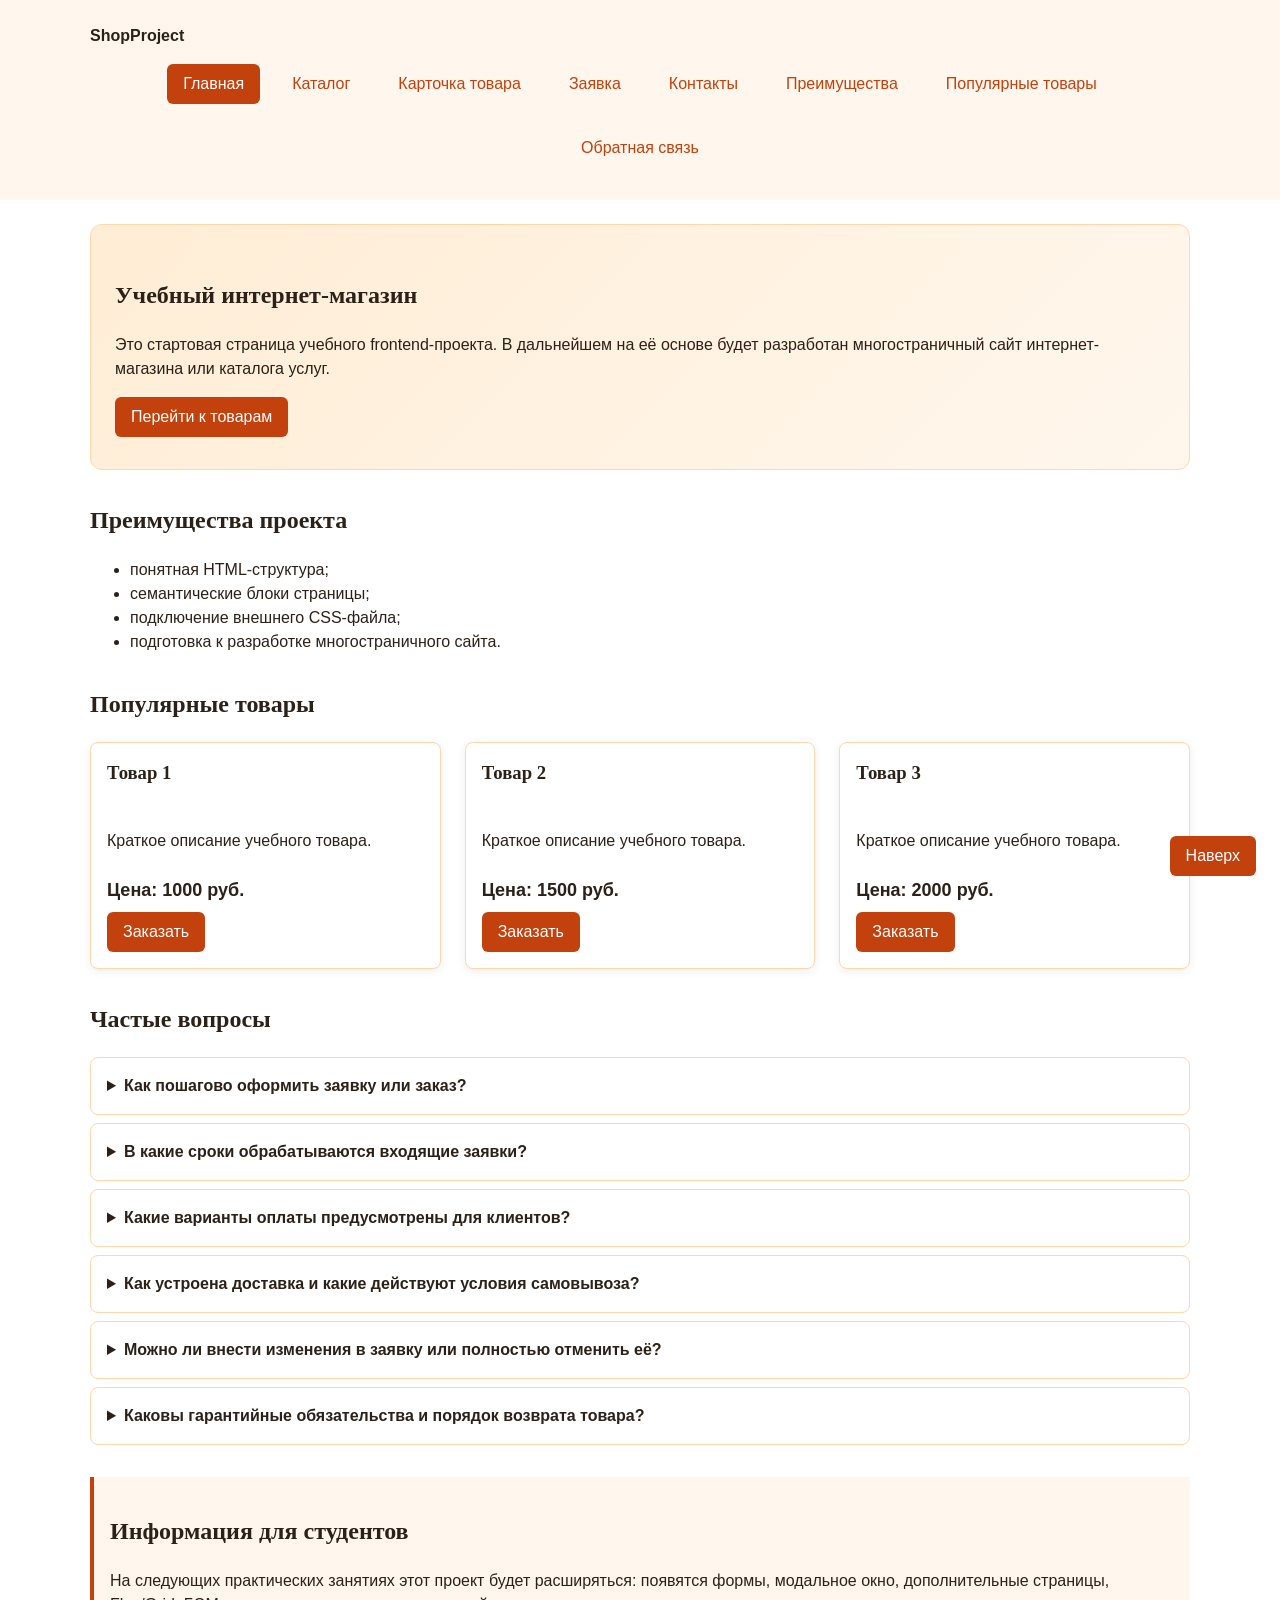
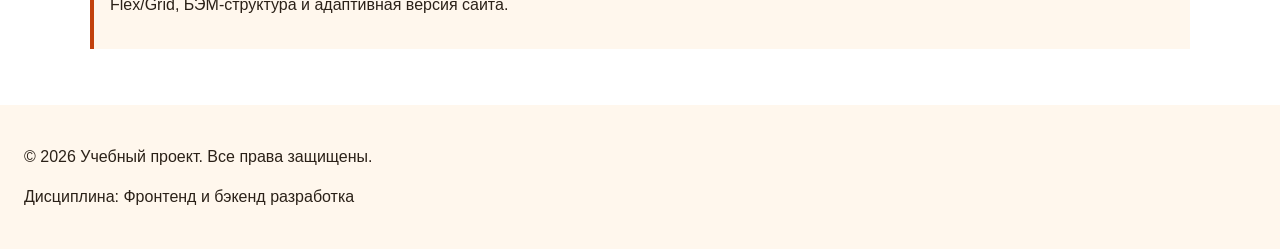
<file: index.html>
<!DOCTYPE html>
<html lang="ru">
<head>
  <meta charset="UTF-8">
  <meta name="viewport" content="width=device-width, initial-scale=1.0">
  <title>Учебный интернет-магазин</title>
  <meta name="description" content="Учебный frontend-проект интернет-магазина.">
  <meta property="og:type" content="website">
  <meta property="og:title" content="Учебный интернет-магазин">
  <meta property="og:description" content="Учебный frontend-проект интернет-магазина.">
  <meta property="og:image" content="https://MinonLoL.github.io/kr1-html-css-shop/images/preview.jpg">
  <link rel="stylesheet" href="css/style.css">
  <script src="js/main.js" defer></script>
</head>
<body>
  <header class="site-header">
    <div class="site-header__inner">
      <a class="site-header__logo" href="index.html">ShopProject</a>

      <nav class="site-nav" aria-label="Основная навигация">
        <ul class="site-nav__list">
          <li class="site-nav__item">
            <a class="site-nav__link site-nav__link--active" href="index.html">Главная</a>
          </li>
          <li class="site-nav__item">
            <a class="site-nav__link" href="catalog.html">Каталог</a>
          </li>
          <li class="site-nav__item">
            <a class="site-nav__link" href="product.html">Карточка товара</a>
          </li>
          <li class="site-nav__item">
            <a class="site-nav__link" href="order.html">Заявка</a>
          </li>
          <li class="site-nav__item">
            <a class="site-nav__link" href="contacts.html">Контакты</a>
          </li>
          <li class="site-nav__item">
            <a class="site-nav__link" href="index.html#advantages">Преимущества</a>
          </li>
          <li class="site-nav__item">
            <a class="site-nav__link" href="index.html#popular">Популярные товары</a>
          </li>
          <li class="site-nav__item">
            <a class="site-nav__link" href="index.html#contacts">Обратная связь</a>
          </li>
        </ul>
      </nav>
    </div>
  </header>

  <main>
    <section class="hero">
      <h1>Учебный интернет-магазин</h1>
      <p>
        Это стартовая страница учебного frontend-проекта.
        В дальнейшем на её основе будет разработан многостраничный сайт
        интернет-магазина или каталога услуг.
      </p>
      <a class="button button--primary" href="#popular">Перейти к товарам</a>
    </section>

    <section class="section" id="advantages">
      <h2 class="section__title">Преимущества проекта</h2>
      <ul class="advantages-list">
        <li>понятная HTML-структура;</li>
        <li>семантические блоки страницы;</li>
        <li>подключение внешнего CSS-файла;</li>
        <li>подготовка к разработке многостраничного сайта.</li>
      </ul>
    </section>

    <section class="section" id="popular">
      <h2 class="section__title">Популярные товары</h2>

      <div class="products-grid">
        <article class="product-card">
          <h3 class="product-card__title">Товар 1</h3>
          <p class="product-card__description">Краткое описание учебного товара.</p>
          <p class="product-card__price">Цена: 1000 руб.</p>
          <button class="button button--primary product-card__button" type="button" data-product="Товар 1">
            Заказать
          </button>
        </article>

        <article class="product-card">
          <h3 class="product-card__title">Товар 2</h3>
          <p class="product-card__description">Краткое описание учебного товара.</p>
          <p class="product-card__price">Цена: 1500 руб.</p>
          <button class="button button--primary product-card__button" type="button" data-product="Товар 2">
            Заказать
          </button>
        </article>

        <article class="product-card">
          <h3 class="product-card__title">Товар 3</h3>
          <p class="product-card__description">Краткое описание учебного товара.</p>
          <p class="product-card__price">Цена: 2000 руб.</p>
          <button class="button button--primary product-card__button" type="button" data-product="Товар 3">
            Заказать
          </button>
        </article>
      </div>
    </section>

    <section class="section faq" id="faq">
      <h2 class="section__title">Частые вопросы</h2>

      <details class="faq__item">
        <summary class="faq__question">Как пошагово оформить заявку или заказ?</summary>
        <div class="faq__answer">
          <p>
            Процесс оформления полностью оптимизирован и занимает не более двух минут:
          </p>
          <ol>
            <li>
              <strong>Выбор товара:</strong> перейдите в каталог или выберите позицию из блока «Популярные товары», после чего нажмите кнопку <em>«Заказать»</em>.
            </li>
            <li>
              <strong>Заполнение контактных данных:</strong> во всплывающем модальном окне укажите ваше имя, контактный телефон, актуальный e-mail и тему обращения.
            </li>
            <li>
              <strong>Дополнительные пожелания:</strong> в поле «Комментарий» вы можете заранее указать предпочтительное время звонка, особенности адреса или промокод.
            </li>
            <li>
              <strong>Подтверждение:</strong> после отправки формы системе присваивается уникальный номер заявки, а на ваш email поступит автоматическое уведомление с деталями.
            </li>
          </ol>
        </div>
      </details>

      <details class="faq__item">
        <summary class="faq__question">В какие сроки обрабатываются входящие заявки?</summary>
        <div class="faq__answer">
          <p>
            Наш отдел клиентского сервиса работает ежедневно с 09:00 до 21:00 без перерывов и выходных. Стандартный регламент обработки входящих обращений:
          </p>
          <ul>
            <li><strong>В рабочее время:</strong> менеджер связывается с вами в течение 15–30 минут после фиксации заявки в CRM-системе.</li>
            <li><strong>В вечернее и ночное время:</strong> заявки, отправленные после 21:00, поступают в приоритетную утреннюю очередь и обрабатываются на следующий день с 09:00 до 10:00.</li>
            <li><strong>Срочные заказы:</strong> если вам требуется экстренное согласование, вы можете связаться с нами напрямую по номеру горячей линии, указанному в разделе «Контакты».</li>
          </ul>
        </div>
      </details>

      <details class="faq__item">
        <summary class="faq__question">Какие варианты оплаты предусмотрены для клиентов?</summary>
        <div class="faq__answer">
          <p>
            Мы поддерживаем все современные и безопасные способы расчётов:
          </p>
          <ul>
            <li><strong>Оплата картой онлайн:</strong> банковские карты платёжных систем МИР, Visa и MasterCard через защищённый платёжный шлюз с поддержкой 3D-Secure.</li>
            <li><strong>Система быстрых платежей (СБП):</strong> мгновенная оплата по QR-коду или ссылке прямо из приложения любого удобного банка без комиссии.</li>
            <li><strong>Оплата при получении:</strong> наличными денежными средствами либо через мобильный банковский терминал курьеру или на кассе пункта выдачи после осмотра целостности отправления.</li>
            <li><strong>Безналичный расчёт для юридических лиц:</strong> формирование счёта на оплату и полного комплекта закрывающих бухгалтерских документов (УПД) через ЭДО или оригиналы почтой.</li>
          </ul>
        </div>
      </details>

      <details class="faq__item">
        <summary class="faq__question">Как устроена доставка и какие действуют условия самовывоза?</summary>
        <div class="faq__answer">
          <p>
            Мы сотрудничаем с федеральными логистическими операторами и предлагаем несколько гибких сценариев получения покупки:
          </p>
          <ul>
            <li><strong>Курьерская доставка до двери:</strong> осуществляется в согласованный 3-часовой интервал времени. Курьер предупреждает о прибытии за 30–60 минут. Стандартный срок по городу — 1–2 рабочих дня.</li>
            <li><strong>Сеть пунктов выдачи (ПВЗ) и постаматов:</strong> доставка в ближайший удобный терминал или партнёрский пункт выдачи. Срок бесплатного хранения заказа — до 7 календарных дней.</li>
            <li><strong>Самовывоз со склада:</strong> бесплатное получение заказа в день оформления при наличии товара на основном складе магазина. Потребуется только назвать номер заявки.</li>
          </ul>
        </div>
      </details>

      <details class="faq__item">
        <summary class="faq__question">Можно ли внести изменения в заявку или полностью отменить её?</summary>
        <div class="faq__answer">
          <p>
            Вы вправе внести любые правки или полностью отказаться от заказа на любом этапе вплоть до передачи посылки курьерской службе:
          </p>
          <p>
            Чтобы заменить позицию, поменять количество, указать другой адрес или перенести дату приезда курьера, свяжитесь со службой поддержки по телефону или напишите в ответном письме на электронную почту с темой «Изменение заказа №...». Если заказ уже передан в службу доставки, изменение маршрута может потребовать дополнительного рабочего дня на переадресацию.
          </p>
        </div>
      </details>

      <details class="faq__item">
        <summary class="faq__question">Каковы гарантийные обязательства и порядок возврата товара?</summary>
        <div class="faq__answer">
          <p>
            Мы строго соблюдаем закон «О защите прав потребителей» и предоставляем прозрачные условия постпродажного обслуживания:
          </p>
          <ul>
            <li><strong>Возврат товара надлежащего качества:</strong> возможен в течение 14 календарных дней со дня покупки при условии сохранения товарного вида, пломб, фабричных ярлыков и заводской упаковки.</li>
            <li><strong>Гарантия качества:</strong> на всю продукцию предоставляется официальная сервисная гарантия от производителя сроком от 12 месяцев. В случае обнаружения производственного брака диагностика и гарантийный ремонт производятся бесплатно.</li>
            <li><strong>Возврат денежных средств:</strong> при возврате товара деньги зачисляются тем же способом, которым производилась оплата, в срок от 3 до 10 рабочих дней в зависимости от банка-эмитента.</li>
          </ul>
        </div>
      </details>
    </section>

    <aside class="aside-info">
      <h2>Информация для студентов</h2>
      <p>
        На следующих практических занятиях этот проект будет расширяться:
        появятся формы, модальное окно, дополнительные страницы, Flex/Grid,
        БЭМ-структура и адаптивная версия сайта.
      </p>
    </aside>
  </main>

  <footer class="site-footer" id="contacts">
    <p>&copy; 2026 Учебный проект. Все права защищены.</p>
    <p>Дисциплина: Фронтенд и бэкенд разработка</p>
  </footer>

  <dialog class="order-dialog" id="order-dialog" aria-labelledby="order-dialog-title">
    <h2 id="order-dialog-title">Оформление заявки</h2>

    <form class="order-form" id="order-form" action="#" method="post" novalidate>
      <input id="selected-product" name="selected-product" type="hidden">

      <div class="order-form__field">
        <label class="order-form__label" for="order-name">Имя</label>
        <input class="order-form__input" id="order-name" name="name" type="text"
          placeholder="Введите ваше имя" minlength="2"
          autocomplete="given-name" required>
      </div>

      <div class="order-form__field">
        <label class="order-form__label" for="order-email">E-mail</label>
        <input class="order-form__input" id="order-email" name="email" type="email"
          placeholder="example@mail.ru" autocomplete="email" required>
      </div>

      <div class="order-form__field">
        <label class="order-form__label" for="order-phone">Телефон</label>
        <input class="order-form__input" id="order-phone" name="phone" type="tel" inputmode="tel"
          placeholder="+7 (900) 000-00-00"
          pattern="^\+7 \(\d{3}\) \d{3}-\d{2}-\d{2}$" required>
        <small class="order-form__hint">Формат: +7 (900) 000-00-00</small>
      </div>

      <div class="order-form__field">
        <label class="order-form__label" for="order-date">Дата связи</label>
        <input class="order-form__input" id="order-date" name="date" type="date">
      </div>

      <div class="order-form__field">
        <label class="order-form__label" for="order-topic">Тема заявки</label>
        <select class="order-form__select" id="order-topic" name="topic" required>
          <option value="">Выберите тему</option>
          <option value="product">Заказ товара</option>
          <option value="consultation">Консультация</option>
          <option value="delivery">Доставка</option>
        </select>
      </div>

      <div class="order-form__field">
        <label class="order-form__label" for="order-comment">Комментарий</label>
        <textarea class="order-form__textarea" id="order-comment" name="comment" rows="4"
          placeholder="Укажите дополнительную информацию"></textarea>
      </div>

      <div class="order-form__field order-form__field--checkbox">
        <label>
          <input class="order-form__input order-form__input--checkbox"
            id="order-agreement" name="agreement" type="checkbox" required>
          Я согласен на обработку данных
        </label>
      </div>

      <div class="order-form__actions">
        <button class="button button--secondary" type="button" id="close-order-dialog">Закрыть</button>
        <button class="button button--primary" type="submit">Отправить заявку</button>
      </div>
    </form>
  </dialog>

  <p class="success-message" id="success-message" hidden>
    Форма успешно отправлена!
  </p>

  <a class="to-top" href="#top">Наверх</a>
</body>
</html>
</file>
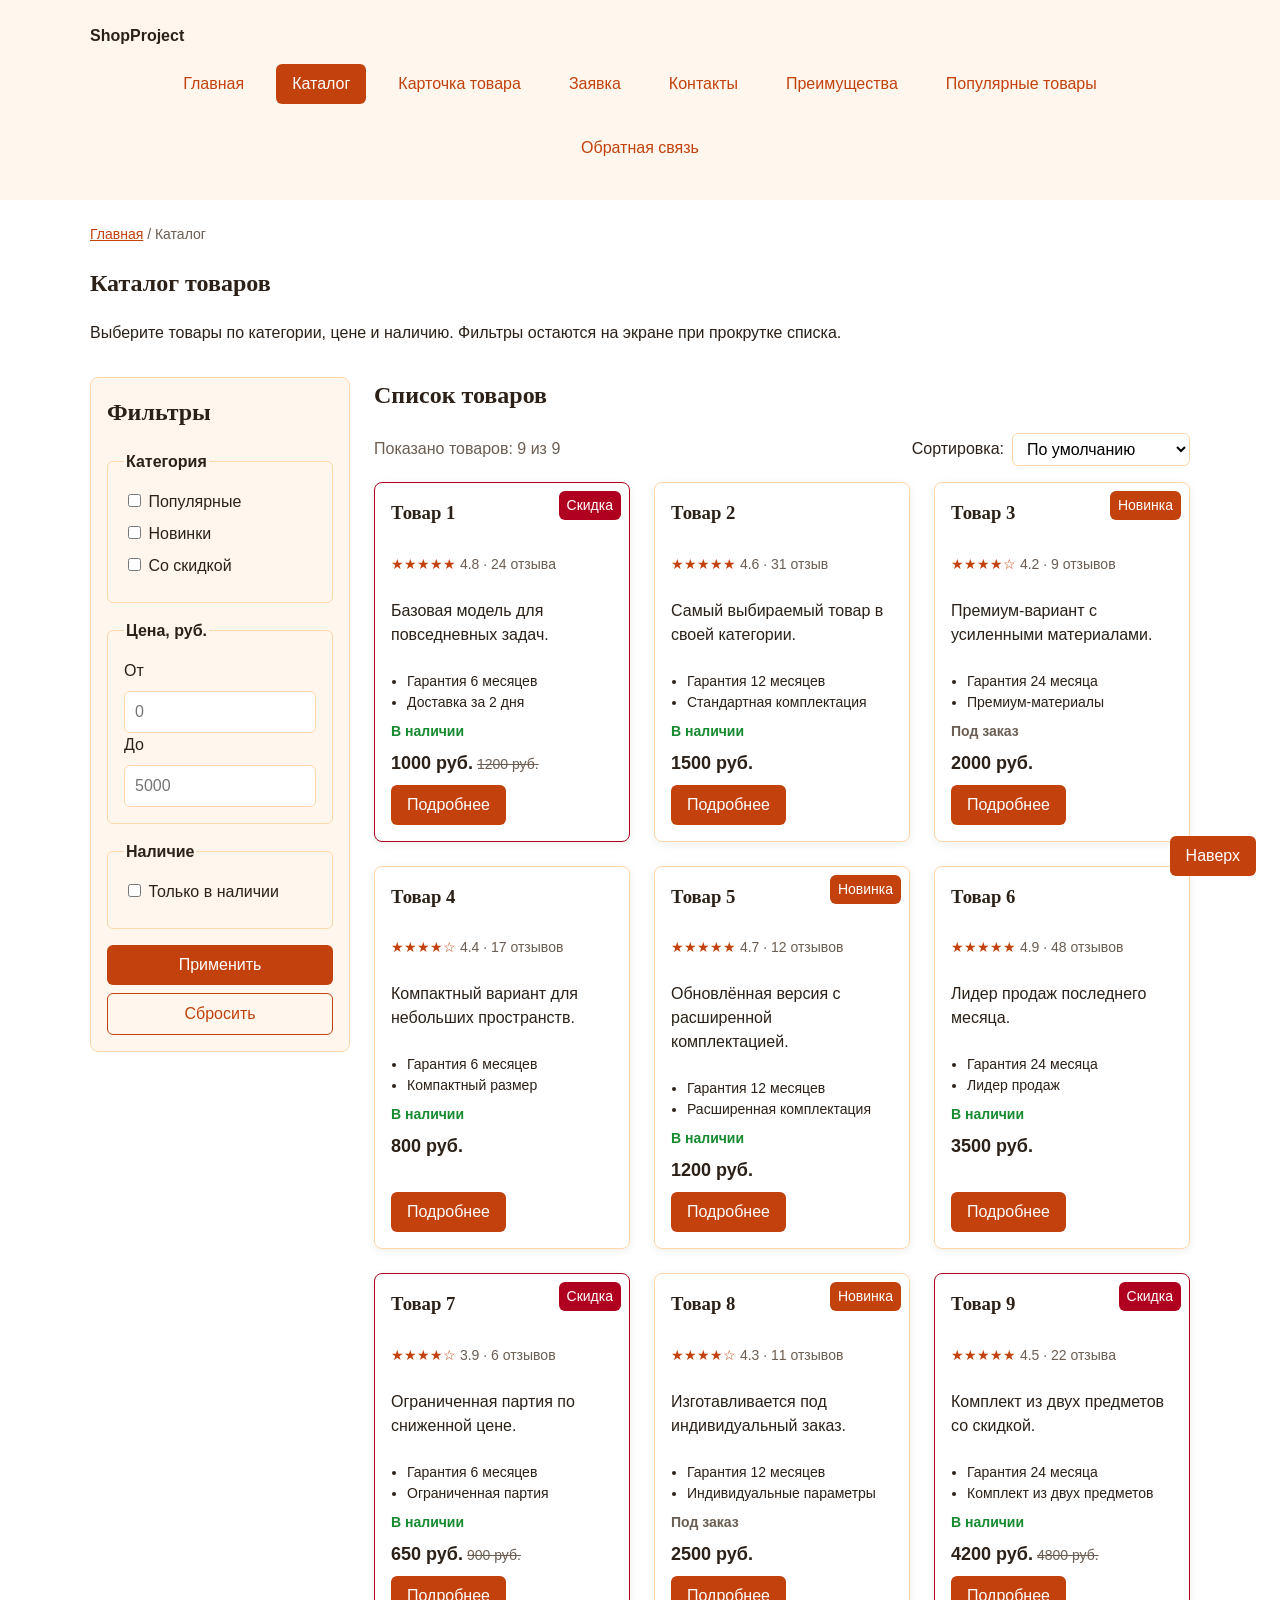
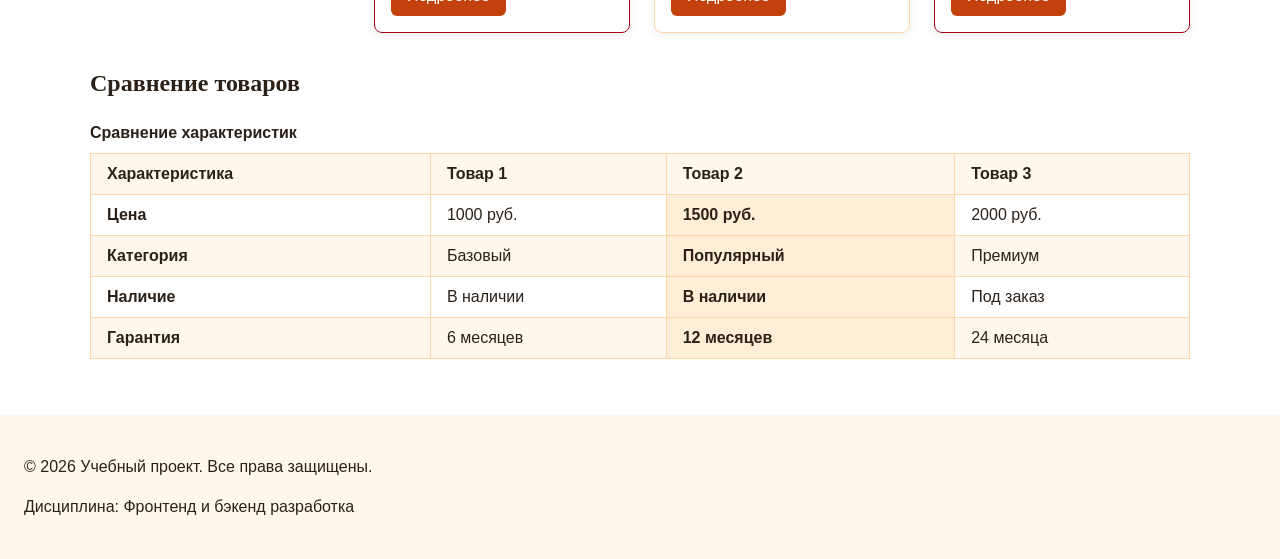
<file: catalog.html>
<!DOCTYPE html>
<html lang="ru">
<head>
  <meta charset="UTF-8">
  <meta name="viewport" content="width=device-width, initial-scale=1.0">
  <meta name="description" content="Каталог товаров учебного интернет-магазина: фильтрация, сортировка и подробные карточки.">
  <title>Каталог товаров — Учебный интернет-магазин</title>
  <link rel="stylesheet" href="css/style.css">
</head>
<body>
  <header class="site-header">
    <div class="site-header__inner">
      <a class="site-header__logo" href="index.html">ShopProject</a>

      <nav class="site-nav" aria-label="Основная навигация">
        <ul class="site-nav__list">
          <li class="site-nav__item">
            <a class="site-nav__link" href="index.html">Главная</a>
          </li>
          <li class="site-nav__item">
            <a class="site-nav__link site-nav__link--active" href="catalog.html">Каталог</a>
          </li>
          <li class="site-nav__item">
            <a class="site-nav__link" href="product.html">Карточка товара</a>
          </li>
          <li class="site-nav__item">
            <a class="site-nav__link" href="order.html">Заявка</a>
          </li>
          <li class="site-nav__item">
            <a class="site-nav__link" href="contacts.html">Контакты</a>
          </li>
          <li class="site-nav__item">
            <a class="site-nav__link" href="index.html#advantages">Преимущества</a>
          </li>
          <li class="site-nav__item">
            <a class="site-nav__link" href="index.html#popular">Популярные товары</a>
          </li>
          <li class="site-nav__item">
            <a class="site-nav__link" href="index.html#contacts">Обратная связь</a>
          </li>
        </ul>
      </nav>
    </div>
  </header>

  <main>
    <nav class="breadcrumbs" aria-label="Хлебные крошки">
      <a class="breadcrumbs__link" href="index.html">Главная</a>
      <span class="breadcrumbs__current">Каталог</span>
    </nav>

    <section class="section">
      <h1>Каталог товаров</h1>
      <p>
        Выберите товары по категории, цене и наличию. Фильтры остаются на экране при прокрутке списка.
      </p>
    </section>

    <section class="catalog-layout">
      <aside class="catalog-filters" aria-labelledby="filters-title">
        <h2 class="catalog-filters__title" id="filters-title">Фильтры</h2>

        <form class="catalog-filters__form" id="catalog-filters-form" action="#" method="get">
          <fieldset class="catalog-filters__group">
            <legend class="catalog-filters__legend">Категория</legend>
            <label class="catalog-filters__label">
              <input class="catalog-filters__input" type="checkbox" name="category" value="popular"> Популярные
            </label>
            <label class="catalog-filters__label">
              <input class="catalog-filters__input" type="checkbox" name="category" value="new"> Новинки
            </label>
            <label class="catalog-filters__label">
              <input class="catalog-filters__input" type="checkbox" name="category" value="discount"> Со скидкой
            </label>
          </fieldset>

          <fieldset class="catalog-filters__group">
            <legend class="catalog-filters__legend">Цена, руб.</legend>
            <label class="catalog-filters__label" for="price-from">От</label>
            <input class="catalog-filters__input" id="price-from" name="price-from"
              type="number" min="0" placeholder="0">
            <label class="catalog-filters__label" for="price-to">До</label>
            <input class="catalog-filters__input" id="price-to" name="price-to"
              type="number" min="0" placeholder="5000">
          </fieldset>

          <fieldset class="catalog-filters__group">
            <legend class="catalog-filters__legend">Наличие</legend>
            <label class="catalog-filters__label">
              <input class="catalog-filters__input" type="checkbox" name="in-stock" value="yes"> Только в наличии
            </label>
          </fieldset>

          <div class="catalog-filters__actions">
            <button class="button button--primary" type="submit">Применить</button>
            <button class="button button--secondary" type="reset" id="reset-filters">Сбросить</button>
          </div>
        </form>
      </aside>

      <section class="catalog-products">
        <h2 class="section__title">Список товаров</h2>

        <div class="catalog-toolbar">
          <p class="catalog-toolbar__count" id="catalog-count" aria-live="polite"></p>
          <div class="catalog-toolbar__sort">
            <label for="catalog-sort">Сортировка:</label>
            <select class="catalog-toolbar__select" id="catalog-sort" name="sort">
              <option value="default">По умолчанию</option>
              <option value="price-asc">Сначала дешевле</option>
              <option value="price-desc">Сначала дороже</option>
              <option value="rating-desc">По рейтингу</option>
            </select>
          </div>
        </div>

        <div class="products-grid" id="catalog-grid">

          <article class="product-card product-card--discount" data-category="discount" data-price="1000" data-rating="4.8" data-stock="in">
            <span class="product-card__badge">Скидка</span>
            <h3 class="product-card__title">Товар 1</h3>
            <p class="product-card__rating"><span role="img" aria-label="Оценка 5 из 5">★★★★★</span> 4.8 · 24 отзыва</p>
            <p class="product-card__description">Базовая модель для повседневных задач.</p>
            <ul class="product-card__features">
              <li>Гарантия 6 месяцев</li>
              <li>Доставка за 2 дня</li>
            </ul>
            <p class="product-card__stock product-card__stock--in">В наличии</p>
            <p class="product-card__price">1000 руб.<s class="product-card__old-price">1200 руб.</s></p>
            <a class="button button--primary product-card__button" href="product.html">Подробнее</a>
          </article>

          <article class="product-card" data-category="popular" data-price="1500" data-rating="4.6" data-stock="in">
            <h3 class="product-card__title">Товар 2</h3>
            <p class="product-card__rating"><span role="img" aria-label="Оценка 5 из 5">★★★★★</span> 4.6 · 31 отзыв</p>
            <p class="product-card__description">Самый выбираемый товар в своей категории.</p>
            <ul class="product-card__features">
              <li>Гарантия 12 месяцев</li>
              <li>Стандартная комплектация</li>
            </ul>
            <p class="product-card__stock product-card__stock--in">В наличии</p>
            <p class="product-card__price">1500 руб.</p>
            <a class="button button--primary product-card__button" href="product.html">Подробнее</a>
          </article>

          <article class="product-card product-card--new" data-category="new" data-price="2000" data-rating="4.2" data-stock="order">
            <span class="product-card__badge product-card__badge--new">Новинка</span>
            <h3 class="product-card__title">Товар 3</h3>
            <p class="product-card__rating"><span role="img" aria-label="Оценка 4 из 5">★★★★☆</span> 4.2 · 9 отзывов</p>
            <p class="product-card__description">Премиум-вариант с усиленными материалами.</p>
            <ul class="product-card__features">
              <li>Гарантия 24 месяца</li>
              <li>Премиум-материалы</li>
            </ul>
            <p class="product-card__stock product-card__stock--order">Под заказ</p>
            <p class="product-card__price">2000 руб.</p>
            <a class="button button--primary product-card__button" href="product.html">Подробнее</a>
          </article>

          <article class="product-card" data-category="popular" data-price="800" data-rating="4.4" data-stock="in">
            <h3 class="product-card__title">Товар 4</h3>
            <p class="product-card__rating"><span role="img" aria-label="Оценка 4 из 5">★★★★☆</span> 4.4 · 17 отзывов</p>
            <p class="product-card__description">Компактный вариант для небольших пространств.</p>
            <ul class="product-card__features">
              <li>Гарантия 6 месяцев</li>
              <li>Компактный размер</li>
            </ul>
            <p class="product-card__stock product-card__stock--in">В наличии</p>
            <p class="product-card__price">800 руб.</p>
            <a class="button button--primary product-card__button" href="product.html">Подробнее</a>
          </article>

          <article class="product-card product-card--new" data-category="new" data-price="1200" data-rating="4.7" data-stock="in">
            <span class="product-card__badge product-card__badge--new">Новинка</span>
            <h3 class="product-card__title">Товар 5</h3>
            <p class="product-card__rating"><span role="img" aria-label="Оценка 5 из 5">★★★★★</span> 4.7 · 12 отзывов</p>
            <p class="product-card__description">Обновлённая версия с расширенной комплектацией.</p>
            <ul class="product-card__features">
              <li>Гарантия 12 месяцев</li>
              <li>Расширенная комплектация</li>
            </ul>
            <p class="product-card__stock product-card__stock--in">В наличии</p>
            <p class="product-card__price">1200 руб.</p>
            <a class="button button--primary product-card__button" href="product.html">Подробнее</a>
          </article>

          <article class="product-card" data-category="popular new" data-price="3500" data-rating="4.9" data-stock="in">
            <h3 class="product-card__title">Товар 6</h3>
            <p class="product-card__rating"><span role="img" aria-label="Оценка 5 из 5">★★★★★</span> 4.9 · 48 отзывов</p>
            <p class="product-card__description">Лидер продаж последнего месяца.</p>
            <ul class="product-card__features">
              <li>Гарантия 24 месяца</li>
              <li>Лидер продаж</li>
            </ul>
            <p class="product-card__stock product-card__stock--in">В наличии</p>
            <p class="product-card__price">3500 руб.</p>
            <a class="button button--primary product-card__button" href="product.html">Подробнее</a>
          </article>

          <article class="product-card product-card--discount" data-category="discount" data-price="650" data-rating="3.9" data-stock="in">
            <span class="product-card__badge">Скидка</span>
            <h3 class="product-card__title">Товар 7</h3>
            <p class="product-card__rating"><span role="img" aria-label="Оценка 4 из 5">★★★★☆</span> 3.9 · 6 отзывов</p>
            <p class="product-card__description">Ограниченная партия по сниженной цене.</p>
            <ul class="product-card__features">
              <li>Гарантия 6 месяцев</li>
              <li>Ограниченная партия</li>
            </ul>
            <p class="product-card__stock product-card__stock--in">В наличии</p>
            <p class="product-card__price">650 руб.<s class="product-card__old-price">900 руб.</s></p>
            <a class="button button--primary product-card__button" href="product.html">Подробнее</a>
          </article>

          <article class="product-card product-card--new" data-category="new" data-price="2500" data-rating="4.3" data-stock="order">
            <span class="product-card__badge product-card__badge--new">Новинка</span>
            <h3 class="product-card__title">Товар 8</h3>
            <p class="product-card__rating"><span role="img" aria-label="Оценка 4 из 5">★★★★☆</span> 4.3 · 11 отзывов</p>
            <p class="product-card__description">Изготавливается под индивидуальный заказ.</p>
            <ul class="product-card__features">
              <li>Гарантия 12 месяцев</li>
              <li>Индивидуальные параметры</li>
            </ul>
            <p class="product-card__stock product-card__stock--order">Под заказ</p>
            <p class="product-card__price">2500 руб.</p>
            <a class="button button--primary product-card__button" href="product.html">Подробнее</a>
          </article>

          <article class="product-card product-card--discount" data-category="popular discount" data-price="4200" data-rating="4.5" data-stock="in">
            <span class="product-card__badge">Скидка</span>
            <h3 class="product-card__title">Товар 9</h3>
            <p class="product-card__rating"><span role="img" aria-label="Оценка 5 из 5">★★★★★</span> 4.5 · 22 отзыва</p>
            <p class="product-card__description">Комплект из двух предметов со скидкой.</p>
            <ul class="product-card__features">
              <li>Гарантия 24 месяца</li>
              <li>Комплект из двух предметов</li>
            </ul>
            <p class="product-card__stock product-card__stock--in">В наличии</p>
            <p class="product-card__price">4200 руб.<s class="product-card__old-price">4800 руб.</s></p>
            <a class="button button--primary product-card__button" href="product.html">Подробнее</a>
          </article>
        </div>

        <p class="catalog-empty" id="catalog-empty" hidden>По заданным условиям товаров нет. Попробуйте изменить фильтры.</p>
      </section>
    </section>

    <section class="section">
      <h2 class="section__title">Сравнение товаров</h2>

      <table class="product-table product-table--compare">
        <caption>Сравнение характеристик</caption>
        <thead>
          <tr>
            <th class="product-table__cell product-table__cell--head" scope="col">Характеристика</th>
            <th class="product-table__cell product-table__cell--head" scope="col">Товар 1</th>
            <th class="product-table__cell product-table__cell--head" scope="col">Товар 2</th>
            <th class="product-table__cell product-table__cell--head" scope="col">Товар 3</th>
          </tr>
        </thead>
        <tbody>
          <tr class="product-table__row">
            <th class="product-table__cell" scope="row">Цена</th>
            <td class="product-table__cell">1000 руб.</td>
            <td class="product-table__cell product-table__cell--accent">1500 руб.</td>
            <td class="product-table__cell">2000 руб.</td>
          </tr>
          <tr class="product-table__row">
            <th class="product-table__cell" scope="row">Категория</th>
            <td class="product-table__cell">Базовый</td>
            <td class="product-table__cell product-table__cell--accent">Популярный</td>
            <td class="product-table__cell">Премиум</td>
          </tr>
          <tr class="product-table__row">
            <th class="product-table__cell" scope="row">Наличие</th>
            <td class="product-table__cell">В наличии</td>
            <td class="product-table__cell product-table__cell--accent">В наличии</td>
            <td class="product-table__cell">Под заказ</td>
          </tr>
          <tr class="product-table__row">
            <th class="product-table__cell" scope="row">Гарантия</th>
            <td class="product-table__cell">6 месяцев</td>
            <td class="product-table__cell product-table__cell--accent">12 месяцев</td>
            <td class="product-table__cell">24 месяца</td>
          </tr>
        </tbody>
      </table>
    </section>
  </main>

  <footer class="site-footer">
    <p>&copy; 2026 Учебный проект. Все права защищены.</p>
    <p>Дисциплина: Фронтенд и бэкенд разработка</p>
  </footer>

  <a class="to-top" href="#top">Наверх</a>

  <script src="js/catalog.js" defer></script>
</body>
</html>
</file>
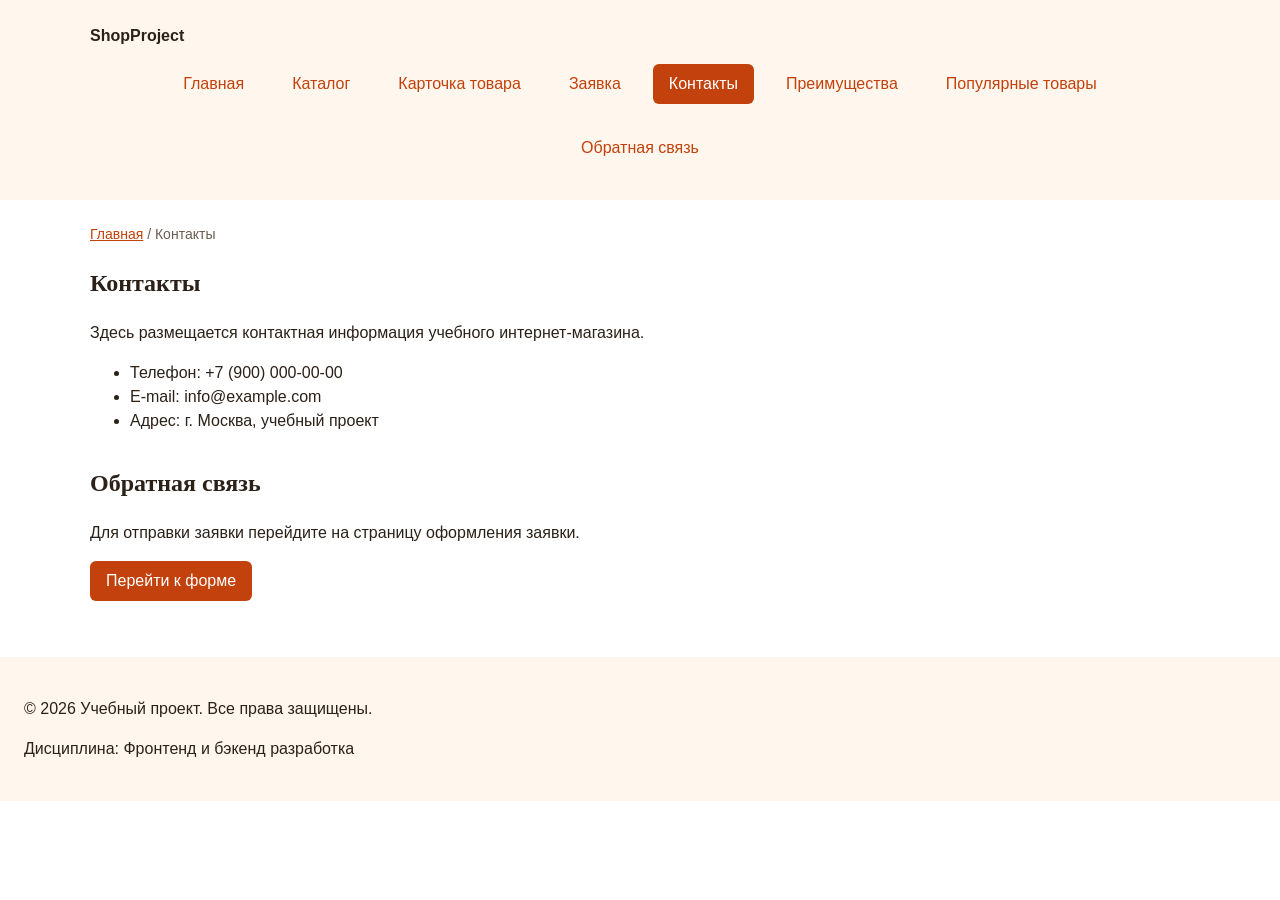
<file: contacts.html>
<!DOCTYPE html>
<html lang="ru">
<head>
  <meta charset="UTF-8">
  <meta name="viewport" content="width=device-width, initial-scale=1.0">
  <meta name="description" content="Контактная информация учебного интернет-магазина.">
  <title>Контакты — Учебный интернет-магазин</title>
  <link rel="stylesheet" href="css/style.css">
</head>
<body>
  <header class="site-header">
    <div class="site-header__inner">
      <a class="site-header__logo" href="index.html">ShopProject</a>

      <nav class="site-nav" aria-label="Основная навигация">
        <ul class="site-nav__list">
          <li class="site-nav__item">
            <a class="site-nav__link" href="index.html">Главная</a>
          </li>
          <li class="site-nav__item">
            <a class="site-nav__link" href="catalog.html">Каталог</a>
          </li>
          <li class="site-nav__item">
            <a class="site-nav__link" href="product.html">Карточка товара</a>
          </li>
          <li class="site-nav__item">
            <a class="site-nav__link" href="order.html">Заявка</a>
          </li>
          <li class="site-nav__item">
            <a class="site-nav__link site-nav__link--active" href="contacts.html">Контакты</a>
          </li>
          <li class="site-nav__item">
            <a class="site-nav__link" href="index.html#advantages">Преимущества</a>
          </li>
          <li class="site-nav__item">
            <a class="site-nav__link" href="index.html#popular">Популярные товары</a>
          </li>
          <li class="site-nav__item">
            <a class="site-nav__link" href="index.html#contacts">Обратная связь</a>
          </li>
        </ul>
      </nav>
    </div>
  </header>

  <main>
    <nav class="breadcrumbs" aria-label="Хлебные крошки">
      <a class="breadcrumbs__link" href="index.html">Главная</a>
      <span class="breadcrumbs__current">Контакты</span>
    </nav>

    <section class="section">
      <h1>Контакты</h1>
      <p>Здесь размещается контактная информация учебного интернет-магазина.</p>
      <ul>
        <li>Телефон: +7 (900) 000-00-00</li>
        <li>E-mail: info@example.com</li>
        <li>Адрес: г. Москва, учебный проект</li>
      </ul>
    </section>

    <section class="section" id="feedback">
      <h2 class="section__title">Обратная связь</h2>
      <p>Для отправки заявки перейдите на страницу оформления заявки.</p>
      <a class="button button--primary" href="order.html">Перейти к форме</a>
    </section>
  </main>

  <footer class="site-footer">
    <p>&copy; 2026 Учебный проект. Все права защищены.</p>
    <p>Дисциплина: Фронтенд и бэкенд разработка</p>
  </footer>
</body>
</html>
</file>
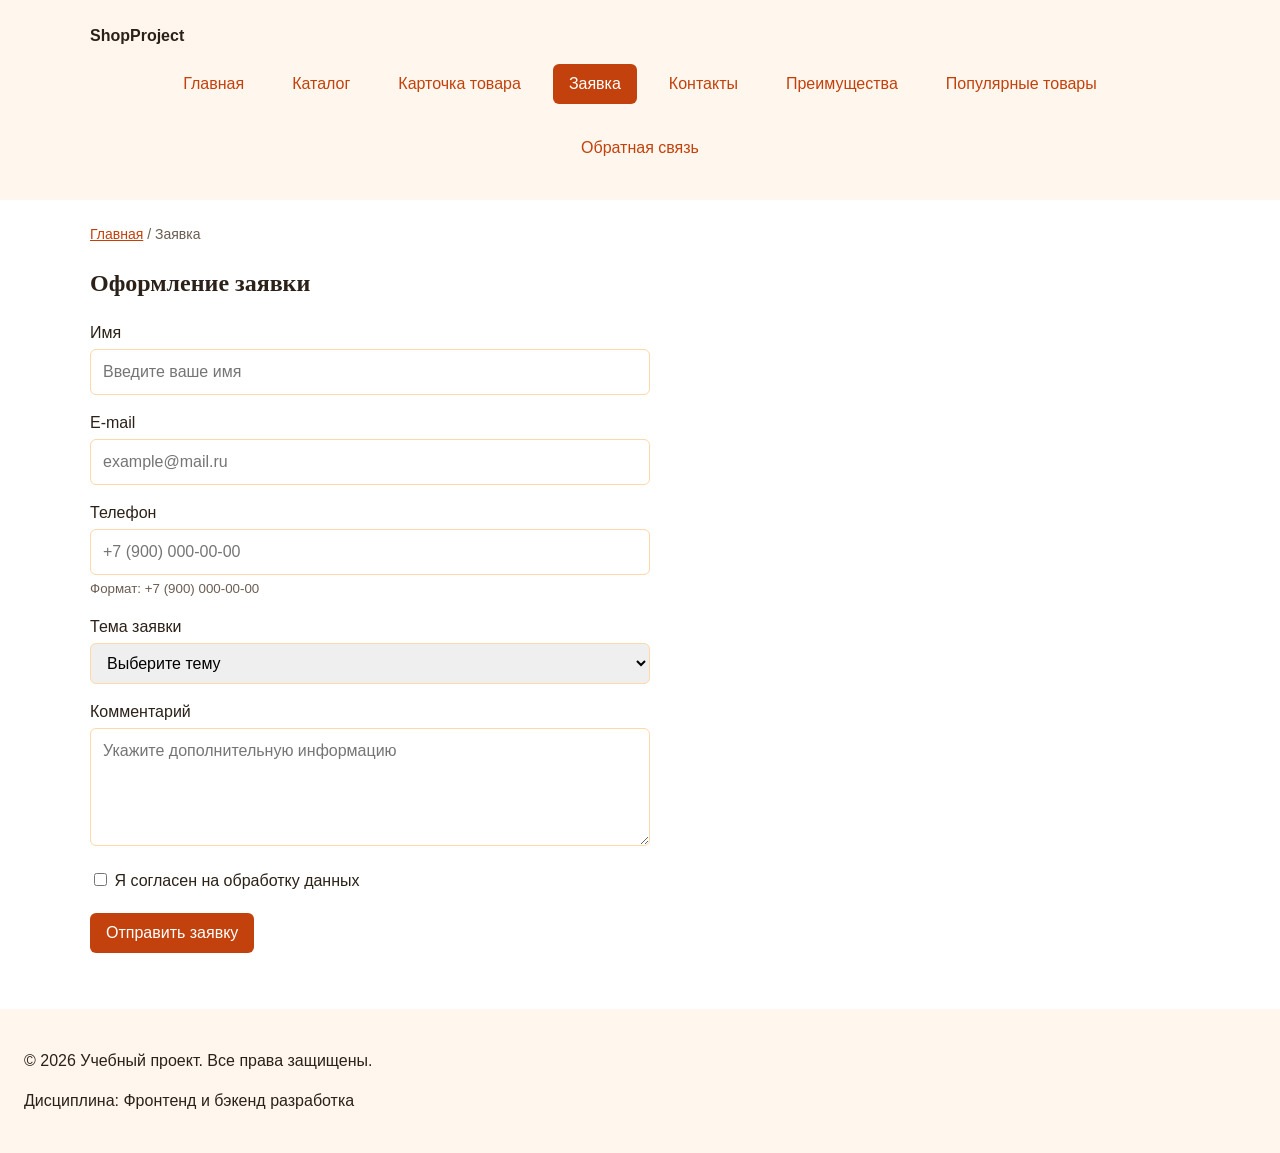
<file: order.html>
<!DOCTYPE html>
<html lang="ru">
<head>
  <meta charset="UTF-8">
  <meta name="viewport" content="width=device-width, initial-scale=1.0">
  <meta name="description" content="Форма оформления заявки в учебном интернет-магазине.">
  <title>Оформление заявки — Учебный интернет-магазин</title>
  <link rel="stylesheet" href="css/style.css">
</head>
<body>
  <header class="site-header">
    <div class="site-header__inner">
      <a class="site-header__logo" href="index.html">ShopProject</a>

      <nav class="site-nav" aria-label="Основная навигация">
        <ul class="site-nav__list">
          <li class="site-nav__item">
            <a class="site-nav__link" href="index.html">Главная</a>
          </li>
          <li class="site-nav__item">
            <a class="site-nav__link" href="catalog.html">Каталог</a>
          </li>
          <li class="site-nav__item">
            <a class="site-nav__link" href="product.html">Карточка товара</a>
          </li>
          <li class="site-nav__item">
            <a class="site-nav__link site-nav__link--active" href="order.html">Заявка</a>
          </li>
          <li class="site-nav__item">
            <a class="site-nav__link" href="contacts.html">Контакты</a>
          </li>
          <li class="site-nav__item">
            <a class="site-nav__link" href="index.html#advantages">Преимущества</a>
          </li>
          <li class="site-nav__item">
            <a class="site-nav__link" href="index.html#popular">Популярные товары</a>
          </li>
          <li class="site-nav__item">
            <a class="site-nav__link" href="index.html#contacts">Обратная связь</a>
          </li>
        </ul>
      </nav>
    </div>
  </header>

  <main>
    <nav class="breadcrumbs" aria-label="Хлебные крошки">
      <a class="breadcrumbs__link" href="index.html">Главная</a>
      <span class="breadcrumbs__current">Заявка</span>
    </nav>

    <section class="section">
      <h1>Оформление заявки</h1>

      <form class="order-form order-form--page" action="#" method="post">
        <div class="order-form__field">
          <label class="order-form__label" for="order-name">Имя</label>
          <input class="order-form__input" id="order-name" name="name" type="text"
            placeholder="Введите ваше имя" minlength="2"
            autocomplete="given-name" required>
        </div>

        <div class="order-form__field">
          <label class="order-form__label" for="order-email">E-mail</label>
          <input class="order-form__input" id="order-email" name="email" type="email"
            placeholder="example@mail.ru" autocomplete="email" required>
        </div>

        <div class="order-form__field">
          <label class="order-form__label" for="order-phone">Телефон</label>
          <input class="order-form__input" id="order-phone" name="phone" type="tel" inputmode="tel"
            placeholder="+7 (900) 000-00-00"
            pattern="^\+7 \(\d{3}\) \d{3}-\d{2}-\d{2}$" required>
          <small class="order-form__hint">Формат: +7 (900) 000-00-00</small>
        </div>

        <div class="order-form__field">
          <label class="order-form__label" for="order-topic">Тема заявки</label>
          <select class="order-form__select" id="order-topic" name="topic" required>
            <option value="">Выберите тему</option>
            <option value="product">Заказ товара</option>
            <option value="consultation">Консультация</option>
            <option value="delivery">Доставка</option>
          </select>
        </div>

        <div class="order-form__field">
          <label class="order-form__label" for="order-comment">Комментарий</label>
          <textarea class="order-form__textarea" id="order-comment" name="comment" rows="4"
            placeholder="Укажите дополнительную информацию"></textarea>
        </div>

        <div class="order-form__field order-form__field--checkbox">
          <label>
            <input class="order-form__input order-form__input--checkbox"
              id="order-agreement" name="agreement" type="checkbox" required>
            Я согласен на обработку данных
          </label>
        </div>

        <div class="order-form__actions">
          <button class="button button--primary" type="submit">Отправить заявку</button>
        </div>
      </form>
    </section>
  </main>

  <footer class="site-footer">
    <p>&copy; 2026 Учебный проект. Все права защищены.</p>
    <p>Дисциплина: Фронтенд и бэкенд разработка</p>
  </footer>
</body>
</html>
</file>
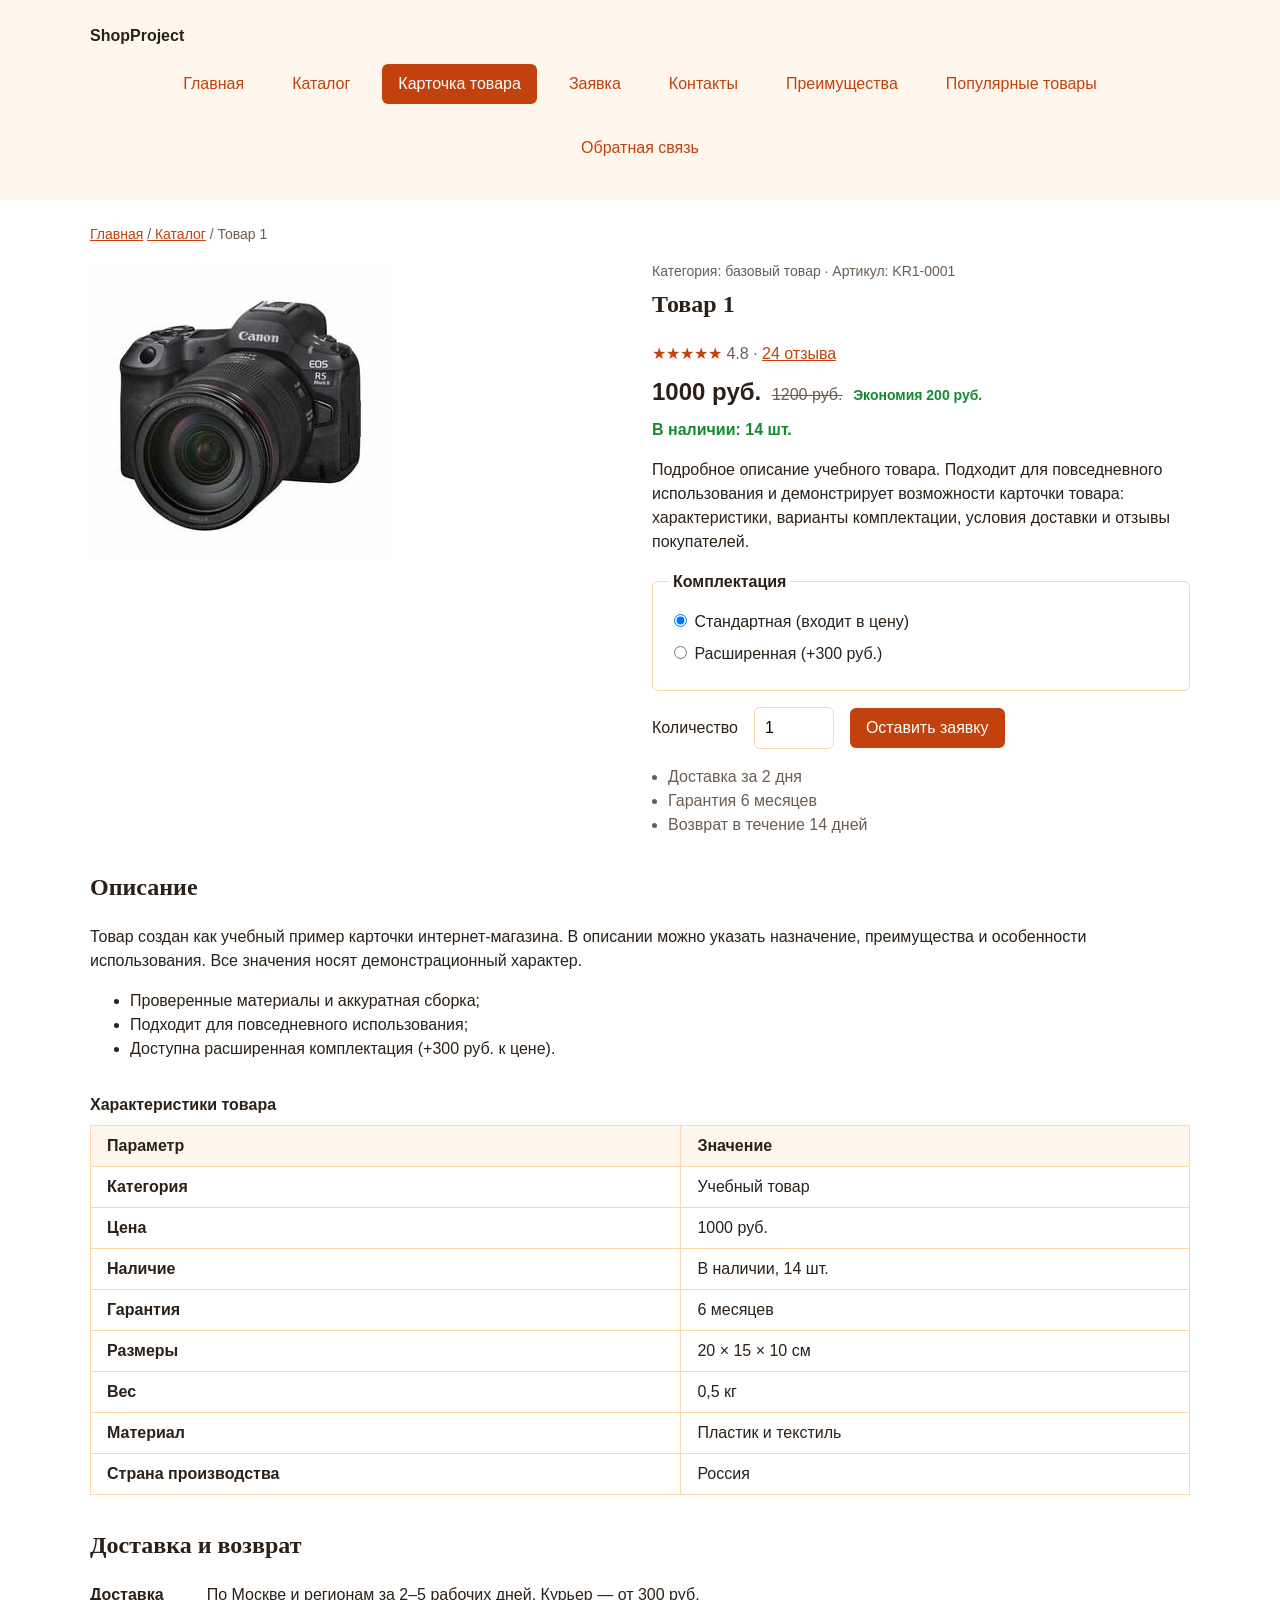
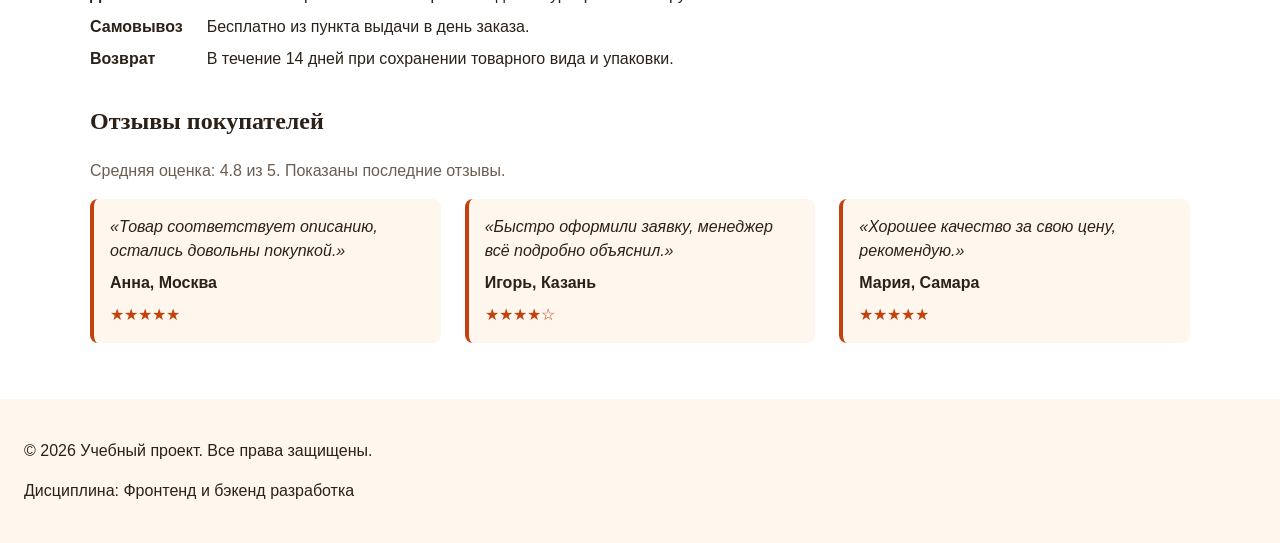
<file: product.html>
<!DOCTYPE html>
<html lang="ru">
<head>
  <meta charset="UTF-8">
  <meta name="viewport" content="width=device-width, initial-scale=1.0">
  <meta name="description" content="Карточка товара учебного интернет-магазина: описание, характеристики, доставка и отзывы.">
  <title>Товар 1 — Учебный интернет-магазин</title>
  <link rel="stylesheet" href="css/style.css">
</head>
<body>
  <header class="site-header">
    <div class="site-header__inner">
      <a class="site-header__logo" href="index.html">ShopProject</a>

      <nav class="site-nav" aria-label="Основная навигация">
        <ul class="site-nav__list">
          <li class="site-nav__item">
            <a class="site-nav__link" href="index.html">Главная</a>
          </li>
          <li class="site-nav__item">
            <a class="site-nav__link" href="catalog.html">Каталог</a>
          </li>
          <li class="site-nav__item">
            <a class="site-nav__link site-nav__link--active" href="product.html">Карточка товара</a>
          </li>
          <li class="site-nav__item">
            <a class="site-nav__link" href="order.html">Заявка</a>
          </li>
          <li class="site-nav__item">
            <a class="site-nav__link" href="contacts.html">Контакты</a>
          </li>
          <li class="site-nav__item">
            <a class="site-nav__link" href="index.html#advantages">Преимущества</a>
          </li>
          <li class="site-nav__item">
            <a class="site-nav__link" href="index.html#popular">Популярные товары</a>
          </li>
          <li class="site-nav__item">
            <a class="site-nav__link" href="index.html#contacts">Обратная связь</a>
          </li>
        </ul>
      </nav>
    </div>
  </header>

  <main>
    <nav class="breadcrumbs" aria-label="Хлебные крошки">
      <a class="breadcrumbs__link" href="index.html">Главная</a>
      <a class="breadcrumbs__link" href="catalog.html">Каталог</a>
      <span class="breadcrumbs__current">Товар 1</span>
    </nav>

    <section class="product section">
      <img class="product__image" src="images/product-1.jpg" alt="Товар 1: общий вид">

      <div class="product__info">
        <p class="product__category">Категория: базовый товар · Артикул: KR1-0001</p>
        <h1 class="product__title">Товар 1</h1>

        <p class="product__rating">
          <span role="img" aria-label="Оценка 5 из 5">★★★★★</span>
          4.8 · <a href="#reviews">24 отзыва</a>
        </p>

        <p class="product__price">
          1000 руб.
          <s class="product__old-price">1200 руб.</s>
          <span class="product__save">Экономия 200 руб.</span>
        </p>

        <p class="product__stock product__stock--in">В наличии: 14 шт.</p>

        <p class="product__description">
          Подробное описание учебного товара. Подходит для повседневного использования
          и демонстрирует возможности карточки товара: характеристики, варианты комплектации,
          условия доставки и отзывы покупателей.
        </p>

        <fieldset class="product__options">
          <legend>Комплектация</legend>
          <label class="product__option">
            <input type="radio" name="bundle" value="standard" checked> Стандартная (входит в цену)
          </label>
          <label class="product__option">
            <input type="radio" name="bundle" value="extended"> Расширенная (+300 руб.)
          </label>
        </fieldset>

        <div class="product__buy">
          <label for="quantity">Количество</label>
          <input class="product__quantity" id="quantity" name="quantity" type="number" min="1" max="14" value="1">
          <a class="button button--primary" href="order.html">Оставить заявку</a>
        </div>

        <ul class="product__perks">
          <li>Доставка за 2 дня</li>
          <li>Гарантия 6 месяцев</li>
          <li>Возврат в течение 14 дней</li>
        </ul>
      </div>
    </section>

    <section class="section">
      <h2 class="section__title">Описание</h2>
      <p>
        Товар создан как учебный пример карточки интернет-магазина. В описании можно указать
        назначение, преимущества и особенности использования. Все значения носят демонстрационный характер.
      </p>
      <ul>
        <li>Проверенные материалы и аккуратная сборка;</li>
        <li>Подходит для повседневного использования;</li>
        <li>Доступна расширенная комплектация (+300 руб. к цене).</li>
      </ul>
    </section>

    <section class="section">
      <table class="product-table">
        <caption>Характеристики товара</caption>
        <thead>
          <tr>
            <th class="product-table__cell product-table__cell--head" scope="col">Параметр</th>
            <th class="product-table__cell product-table__cell--head" scope="col">Значение</th>
          </tr>
        </thead>
        <tbody>
          <tr>
            <th class="product-table__cell" scope="row">Категория</th>
            <td class="product-table__cell">Учебный товар</td>
          </tr>
          <tr>
            <th class="product-table__cell" scope="row">Цена</th>
            <td class="product-table__cell">1000 руб.</td>
          </tr>
          <tr>
            <th class="product-table__cell" scope="row">Наличие</th>
            <td class="product-table__cell">В наличии, 14 шт.</td>
          </tr>
          <tr>
            <th class="product-table__cell" scope="row">Гарантия</th>
            <td class="product-table__cell">6 месяцев</td>
          </tr>
          <tr>
            <th class="product-table__cell" scope="row">Размеры</th>
            <td class="product-table__cell">20 × 15 × 10 см</td>
          </tr>
          <tr>
            <th class="product-table__cell" scope="row">Вес</th>
            <td class="product-table__cell">0,5 кг</td>
          </tr>
          <tr>
            <th class="product-table__cell" scope="row">Материал</th>
            <td class="product-table__cell">Пластик и текстиль</td>
          </tr>
          <tr>
            <th class="product-table__cell" scope="row">Страна производства</th>
            <td class="product-table__cell">Россия</td>
          </tr>
        </tbody>
      </table>
    </section>

    <section class="section">
      <h2 class="section__title">Доставка и возврат</h2>
      <dl class="product-info-list">
        <dt>Доставка</dt>
        <dd>По Москве и регионам за 2–5 рабочих дней. Курьер — от 300 руб.</dd>
        <dt>Самовывоз</dt>
        <dd>Бесплатно из пункта выдачи в день заказа.</dd>
        <dt>Возврат</dt>
        <dd>В течение 14 дней при сохранении товарного вида и упаковки.</dd>
      </dl>
    </section>

    <section class="section reviews" id="reviews">
      <h2 class="section__title">Отзывы покупателей</h2>
      <p class="reviews__summary">Средняя оценка: 4.8 из 5. Показаны последние отзывы.</p>

      <div class="reviews__list">
        <article class="review-card">
          <p class="review-card__text">«Товар соответствует описанию, остались довольны покупкой.»</p>
          <p class="review-card__author">Анна, Москва</p>
          <span class="review-card__rating" role="img" aria-label="Оценка 5 из 5">★★★★★</span>
        </article>

        <article class="review-card">
          <p class="review-card__text">«Быстро оформили заявку, менеджер всё подробно объяснил.»</p>
          <p class="review-card__author">Игорь, Казань</p>
          <span class="review-card__rating" role="img" aria-label="Оценка 4 из 5">★★★★☆</span>
        </article>

        <article class="review-card">
          <p class="review-card__text">«Хорошее качество за свою цену, рекомендую.»</p>
          <p class="review-card__author">Мария, Самара</p>
          <span class="review-card__rating" role="img" aria-label="Оценка 5 из 5">★★★★★</span>
        </article>
      </div>
    </section>

  </main>

  <footer class="site-footer">
    <p>&copy; 2026 Учебный проект. Все права защищены.</p>
    <p>Дисциплина: Фронтенд и бэкенд разработка</p>
  </footer>
</body>
</html>
</file>
<file: css/style.css>
/* ===============================
   1. Переменные проекта
   =============================== */

:root {
  /* Цвета */
  --color-bg: #ffffff;
  --color-text: #2b2118;
  --color-muted: #6b5d52;
  --color-primary: #c2410c;
  --color-primary-dark: #9a3412;
  --color-border: #fed7aa;
  --color-surface: #fff7ed;
  --color-surface-accent: #ffedd5;
  --color-danger: #b00020;
  --color-success: #168a2f;
  --color-success-bg: #eefaf0;
  --color-white: #ffffff;

  /* Отступы */
  --space-xs: 4px;
  --space-sm: 8px;
  --space-md: 16px;
  --space-lg: 24px;
  --space-xl: 32px;

  /* Скругления */
  --radius-sm: 6px;
  --radius-md: 8px;
  --radius-lg: 12px;

  /* Размеры */
  --container-width: 1100px;

  /* Оформление */
  --font-heading: Georgia, "Times New Roman", serif;
  --shadow-card: 0 2px 8px rgba(43, 33, 24, 0.08);
  --shadow-card-hover: 0 6px 16px rgba(43, 33, 24, 0.15);
  --transition: 0.2s ease;
}

/* ===============================
   2. Базовые стили
   =============================== */

*,
*::before,
*::after {
  box-sizing: border-box;
}

h1,
h2,
h3 {
  font-family: var(--font-heading);
}

body {
  margin: 0;
  font-family: Arial, sans-serif;
  line-height: 1.5;
  color: var(--color-text);
  background-color: var(--color-bg);
}

main {
  padding: var(--space-lg);
}

html {
  scroll-behavior: smooth;
}

:target {
  outline: 2px dashed var(--color-primary);
  outline-offset: 4px;
}

/* ===============================
   3. Общие элементы интерфейса
   =============================== */

a {
  color: var(--color-primary);
}

a:hover {
  color: var(--color-primary-dark);
}

a:focus-visible {
  outline: 2px solid var(--color-primary);
  outline-offset: 3px;
}

/* ===============================
   4. Компоненты страницы
   =============================== */

/* Шапка (закреплена по Шагу 3) */
.site-header {
  position: sticky;
  top: 0;
  z-index: 10;
  padding: var(--space-lg);
  background-color: var(--color-surface);
}

.site-header__inner {
  max-width: var(--container-width);
  margin: 0 auto;
}

.site-header__logo {
  font-weight: bold;
  text-decoration: none;
  color: var(--color-text);
}

/* Навигация */
.site-nav__list {
  display: flex;
  flex-wrap: wrap;
  justify-content: center;
  align-items: center;
  gap: var(--space-md);
  padding: 0;
  margin: var(--space-md) 0 0;
  list-style: none;
}

.site-nav__item {
  margin-bottom: var(--space-sm);
}

.site-nav__link {
  display: inline-block;
  padding: var(--space-sm) var(--space-md);
  color: var(--color-primary);
  text-decoration: none;
  border-radius: var(--radius-sm);
}

.site-nav__link:hover {
  color: var(--color-white);
  background-color: var(--color-primary);
}

/* Ссылка текущей страницы (должна идти после :hover) */
.site-nav__link--active {
  color: var(--color-white);
  background-color: var(--color-primary);
}

/* Хлебные крошки */
.breadcrumbs {
  max-width: var(--container-width);
  margin: 0 auto var(--space-md);
  font-size: 14px;
  color: var(--color-muted);
}

.breadcrumbs__link {
  color: var(--color-primary);
}

.breadcrumbs__current::before {
  content: " / ";
  color: var(--color-muted);
}

/* Первый экран и секции */
.hero {
  max-width: var(--container-width);
  margin: 0 auto var(--space-xl);
  padding: var(--space-xl) var(--space-lg);
  background: linear-gradient(135deg, var(--color-surface-accent), var(--color-surface));
  border: 1px solid var(--color-border);
  border-radius: var(--radius-lg);
}

.section {
  max-width: var(--container-width);
  margin: 0 auto var(--space-xl);
}

.section__title {
  margin-top: 0;
}

/* Сетка и карточки товаров */
.products-grid {
  display: grid;
  grid-template-columns: repeat(3, 1fr);
  gap: var(--space-lg);
}

.product-card {
  position: relative;
  display: flex;
  flex-direction: column;
  gap: var(--space-sm);
  padding: var(--space-md);
  border: 1px solid var(--color-border);
  border-radius: var(--radius-md);
  background-color: var(--color-bg);
  box-shadow: var(--shadow-card);
  transition: transform var(--transition), box-shadow var(--transition),
    border-color var(--transition);
}

.product-card:hover {
  border-color: var(--color-primary);
  box-shadow: var(--shadow-card-hover);
  transform: translateY(-2px);
}

.product-card__title {
  margin-top: 0;
}

.product-card__button {
  margin-top: auto;
  align-self: flex-start;
}

/* Кнопка: базовый блок + модификаторы (всегда вместе: button button--primary) */
.button {
  display: inline-block;
  padding: var(--space-sm) var(--space-md);
  border: none;
  border-radius: var(--radius-sm);
  font: inherit;
  text-decoration: none;
  cursor: pointer;
  transition: background-color var(--transition), color var(--transition);
}

.button--primary {
  color: var(--color-white);
  background-color: var(--color-primary);
}

.button--primary:hover {
  color: var(--color-white);
  background-color: var(--color-primary-dark);
}

.button--secondary {
  color: var(--color-primary);
  background-color: transparent;
  border: 1px solid var(--color-primary);
}

.button--secondary:hover {
  color: var(--color-white);
  background-color: var(--color-primary);
}

.button:focus-visible {
  outline: 2px solid var(--color-primary);
  outline-offset: 3px;
}

.button:disabled {
  opacity: 0.6;
  cursor: not-allowed;
}

/* Информационный блок и подвал */
.aside-info {
  max-width: var(--container-width);
  margin: 0 auto var(--space-xl);
  padding: var(--space-md);
  border-left: 4px solid var(--color-primary);
  background-color: var(--color-surface);
}

.site-footer {
  padding: var(--space-lg);
  background-color: var(--color-surface);
}

/* Каталог */
.catalog-layout {
  max-width: var(--container-width);
  margin: 0 auto var(--space-xl);
  display: grid;
  grid-template-columns: 260px 1fr;
  grid-template-areas: "filters products";
  gap: var(--space-lg);
}

.catalog-filters {
  position: sticky;
  top: calc(var(--header-height, 0px) + var(--space-md));
  max-height: calc(100vh - var(--header-height, 0px) - var(--space-lg));
  overflow-y: auto;
  align-self: start;
  grid-area: filters;
  padding: var(--space-md);
  border: 1px solid var(--color-border);
  border-radius: var(--radius-md);
  background-color: var(--color-surface);
}

.catalog-filters__title {
  margin-top: 0;
}

.catalog-filters__form {
  display: grid;
  gap: var(--space-md);
}

.catalog-filters__group {
  margin: 0;
  padding: var(--space-md);
  border: 1px solid var(--color-border);
  border-radius: var(--radius-sm);
}

.catalog-filters__legend {
  font-weight: 700;
}

.catalog-filters__label {
  display: block;
  margin-bottom: var(--space-sm);
}

.catalog-filters__input[type="number"] {
  width: 100%;
  padding: 8px 10px;
  border: 1px solid var(--color-border);
  border-radius: var(--radius-sm);
  font: inherit;
}

.catalog-products {
  grid-area: products;
}

/* ===============================
   5. Форма и модальное окно
   =============================== */

.order-dialog {
  width: min(100% - 32px, 560px);
  padding: var(--space-lg);
  border: none;
  border-radius: var(--radius-lg);
}

.order-dialog::backdrop {
  background-color: rgba(0, 0, 0, 0.5);
}

.order-form__field {
  margin-bottom: var(--space-md);
}

.order-form__label {
  display: block;
  margin-bottom: var(--space-xs);
}

.order-form__input,
.order-form__select,
.order-form__textarea {
  width: 100%;
  padding: 10px 12px;
  border: 1px solid var(--color-border);
  border-radius: var(--radius-sm);
  font: inherit;
}

/* Должно идти после .order-form__input, иначе width: 100% перебьёт auto */
.order-form__input--checkbox {
  width: auto;
}

.order-form__hint {
  display: block;
  margin-top: var(--space-xs);
  color: var(--color-muted);
}

.order-form__input:hover,
.order-form__select:hover,
.order-form__textarea:hover {
  border-color: var(--color-primary);
}

.order-form__input:focus-visible,
.order-form__select:focus-visible,
.order-form__textarea:focus-visible {
  outline: 2px solid var(--color-primary);
  outline-offset: 3px;
}

/* Ошибка. Стоит после :hover, чтобы красная рамка не исчезала при наведении */
.order-form__input[aria-invalid="true"],
.order-form__select[aria-invalid="true"],
.order-form__textarea[aria-invalid="true"] {
  border-color: var(--color-danger);
}

.order-form__actions {
  display: flex;
  gap: 12px;
  margin-top: 20px;
}

.success-message {
  max-width: var(--container-width);
  margin: var(--space-lg) auto;
  padding: var(--space-md);
  border-left: 4px solid var(--color-success);
  background-color: var(--color-success-bg);
}

/* ===============================
   6. Страницы товара и заявки, позиционирование
   =============================== */

/* Разделитель между двумя ссылками в хлебных крошках */
.breadcrumbs__link + .breadcrumbs__link::before {
  content: " / ";
  color: var(--color-muted);
}

/* Карточка товара на странице product.html */
.product {
  display: grid;
  grid-template-columns: 1fr 1fr;
  gap: var(--space-lg);
}

.product__image {
  max-width: 100%;
  height: auto;
  border-radius: var(--radius-md);
}

.product__title {
  margin-top: 0;
}

.product__price {
  font-weight: 700;
}

/* Таблица характеристик */
.product-table {
  width: 100%;
  border-collapse: collapse;
}

.product-table caption {
  margin-bottom: var(--space-sm);
  font-weight: 700;
  text-align: left;
}

.product-table__cell {
  padding: var(--space-sm) var(--space-md);
  border: 1px solid var(--color-border);
  text-align: left;
}

.product-table__cell--head {
  background-color: var(--color-surface);
}

/* Форма на отдельной странице */
.order-form--page {
  max-width: 560px;
}

/* Карточка со скидкой и бейдж (absolute внутри relative-карточки) */
.product-card--discount {
  border-color: var(--color-danger);
}

.product-card__badge {
  position: absolute;
  top: var(--space-sm);
  right: var(--space-sm);
  padding: 4px 8px;
  color: var(--color-white);
  background-color: var(--color-danger);
  border-radius: var(--radius-sm);
  font-size: 14px;
}

/* Кнопка «Наверх»: fixed + z-index */
.to-top {
  position: fixed;
  right: var(--space-lg);
  bottom: var(--space-lg);
  z-index: 10;
  padding: var(--space-sm) var(--space-md);
  color: var(--color-white);
  background-color: var(--color-primary);
  border-radius: var(--radius-sm);
  text-decoration: none;
}

.to-top:hover {
  color: var(--color-white);
  background-color: var(--color-primary-dark);
}

/* ===============================
   7. Доработки
   =============================== */

/* FAQ */
.faq__item {
  margin-bottom: var(--space-sm);
  border: 1px solid var(--color-border);
  border-radius: var(--radius-md);
  background-color: var(--color-bg);
}

.faq__item[open] {
  border-color: var(--color-primary);
}

.faq__question {
  padding: var(--space-md);
  font-weight: 700;
  cursor: pointer;
}

.faq__question:hover {
  color: var(--color-primary);
}

.faq__question:focus-visible {
  outline: 2px solid var(--color-primary);
  outline-offset: 3px;
}

.faq__answer {
  margin: 0;
  padding: 0 var(--space-md) var(--space-md);
  color: var(--color-muted);
}

/* Отзывы */
.reviews__list {
  display: grid;
  grid-template-columns: repeat(3, 1fr);
  gap: var(--space-lg);
}

.review-card {
  display: flex;
  flex-direction: column;
  gap: var(--space-sm);
  padding: var(--space-md);
  border-left: 4px solid var(--color-primary);
  border-radius: var(--radius-md);
  background-color: var(--color-surface);
}

.review-card__text {
  margin: 0;
  font-style: italic;
}

.review-card__author {
  margin: 0;
  font-weight: 700;
}

.review-card__rating {
  margin-top: auto;
  color: var(--color-primary);
}

/* Таблица сравнения */
.product-table--compare {
  max-width: var(--container-width);
  margin: 0 auto;
}

.product-table__row:nth-child(even) {
  background-color: var(--color-surface);
}

.product-table__cell--accent {
  background-color: var(--color-surface-accent);
  font-weight: 700;
}

/* Якоря (#popular, #faq) не прячутся под закреплённой шапкой */
html {
  scroll-padding-top: calc(var(--header-height, 120px) + var(--space-md));
}

/* ===============================
   8. Расширенный каталог и подробная карточка
   =============================== */

/* Скрытые фильтром карточки (атрибут hidden перебивается display: flex без этого правила) */
.product-card[hidden] {
  display: none;
}

/* Панель над списком: счётчик и сортировка */
.catalog-toolbar {
  display: flex;
  flex-wrap: wrap;
  align-items: center;
  justify-content: space-between;
  gap: var(--space-md);
  margin-bottom: var(--space-md);
}

.catalog-toolbar__count {
  margin: 0;
  color: var(--color-muted);
}

.catalog-toolbar__sort {
  display: flex;
  align-items: center;
  gap: var(--space-sm);
}

.catalog-toolbar__select {
  padding: 6px 10px;
  border: 1px solid var(--color-border);
  border-radius: var(--radius-sm);
  background-color: var(--color-bg);
  font: inherit;
}

.catalog-empty {
  padding: var(--space-lg);
  text-align: center;
  color: var(--color-muted);
  border: 1px dashed var(--color-border);
  border-radius: var(--radius-md);
}

.catalog-filters__actions {
  display: flex;
  flex-wrap: wrap;
  gap: var(--space-sm);
}

.catalog-filters__actions .button {
  flex: 1 1 auto;
  text-align: center;
}

/* Расширенная карточка в каталоге */
.product-card__rating {
  margin: 0;
  font-size: 14px;
  color: var(--color-muted);
}

.product-card__rating span {
  color: var(--color-primary);
}

.product-card__features {
  margin: 0;
  padding-left: var(--space-md);
  font-size: 14px;
}

.product-card__stock {
  margin: 0;
  font-size: 14px;
  font-weight: 700;
}

.product-card__stock--in {
  color: var(--color-success);
}

.product-card__stock--order {
  color: var(--color-muted);
}

.product-card__price {
  margin: 0;
  font-size: 18px;
  font-weight: 700;
}

.product-card__old-price {
  margin-left: var(--space-xs);
  font-size: 14px;
  font-weight: 400;
  color: var(--color-muted);
}

.product-card__badge--new {
  background-color: var(--color-primary);
}

/* Бейдж не перекрывает название */
.product-card--discount .product-card__title,
.product-card--new .product-card__title {
  padding-right: 80px;
}

/* Подробная карточка товара */
.product__category {
  margin: 0 0 var(--space-xs);
  font-size: 14px;
  color: var(--color-muted);
}

.product__rating {
  margin: 0 0 var(--space-sm);
  color: var(--color-muted);
}

.product__rating span {
  color: var(--color-primary);
}

.product__price {
  margin: var(--space-sm) 0;
  font-size: 24px;
}

.product__old-price {
  margin-left: var(--space-xs);
  font-size: 16px;
  font-weight: 400;
  color: var(--color-muted);
}

.product__save {
  margin-left: var(--space-xs);
  font-size: 14px;
  font-weight: 700;
  color: var(--color-success);
}

.product__stock {
  margin: 0 0 var(--space-md);
}

.product__stock--in {
  font-weight: 700;
  color: var(--color-success);
}

.product__options {
  margin: 0 0 var(--space-md);
  padding: var(--space-md);
  border: 1px solid var(--color-border);
  border-radius: var(--radius-sm);
}

.product__options legend {
  padding: 0 var(--space-xs);
  font-weight: 700;
}

.product__option {
  display: block;
  margin-bottom: var(--space-sm);
}

.product__buy {
  display: flex;
  flex-wrap: wrap;
  align-items: center;
  gap: var(--space-md);
  margin-bottom: var(--space-md);
}

.product__quantity {
  width: 80px;
  padding: 8px 10px;
  border: 1px solid var(--color-border);
  border-radius: var(--radius-sm);
  font: inherit;
}

.product__perks {
  margin: 0;
  padding-left: var(--space-md);
  color: var(--color-muted);
}

/* Список «Доставка и возврат» */
.product-info-list {
  display: grid;
  grid-template-columns: max-content 1fr;
  gap: var(--space-sm) var(--space-lg);
  margin: 0;
}

.product-info-list dt {
  font-weight: 700;
}

.product-info-list dd {
  margin: 0;
}

.reviews__summary {
  margin-top: 0;
  color: var(--color-muted);
}

/* Адаптивность */
@media (max-width: 800px) {
  .catalog-layout {
    grid-template-columns: 1fr;
    grid-template-areas: "filters" "products";
  }

  .catalog-filters {
    position: static;
    max-height: none;
    overflow: visible;
  }

  .product {
    grid-template-columns: 1fr;
  }

  .products-grid,
  .reviews__list {
    grid-template-columns: repeat(2, 1fr);
  }
}

@media (max-width: 560px) {
  .products-grid,
  .reviews__list {
    grid-template-columns: 1fr;
  }

  .product-info-list {
    grid-template-columns: 1fr;
  }
}
</file>
